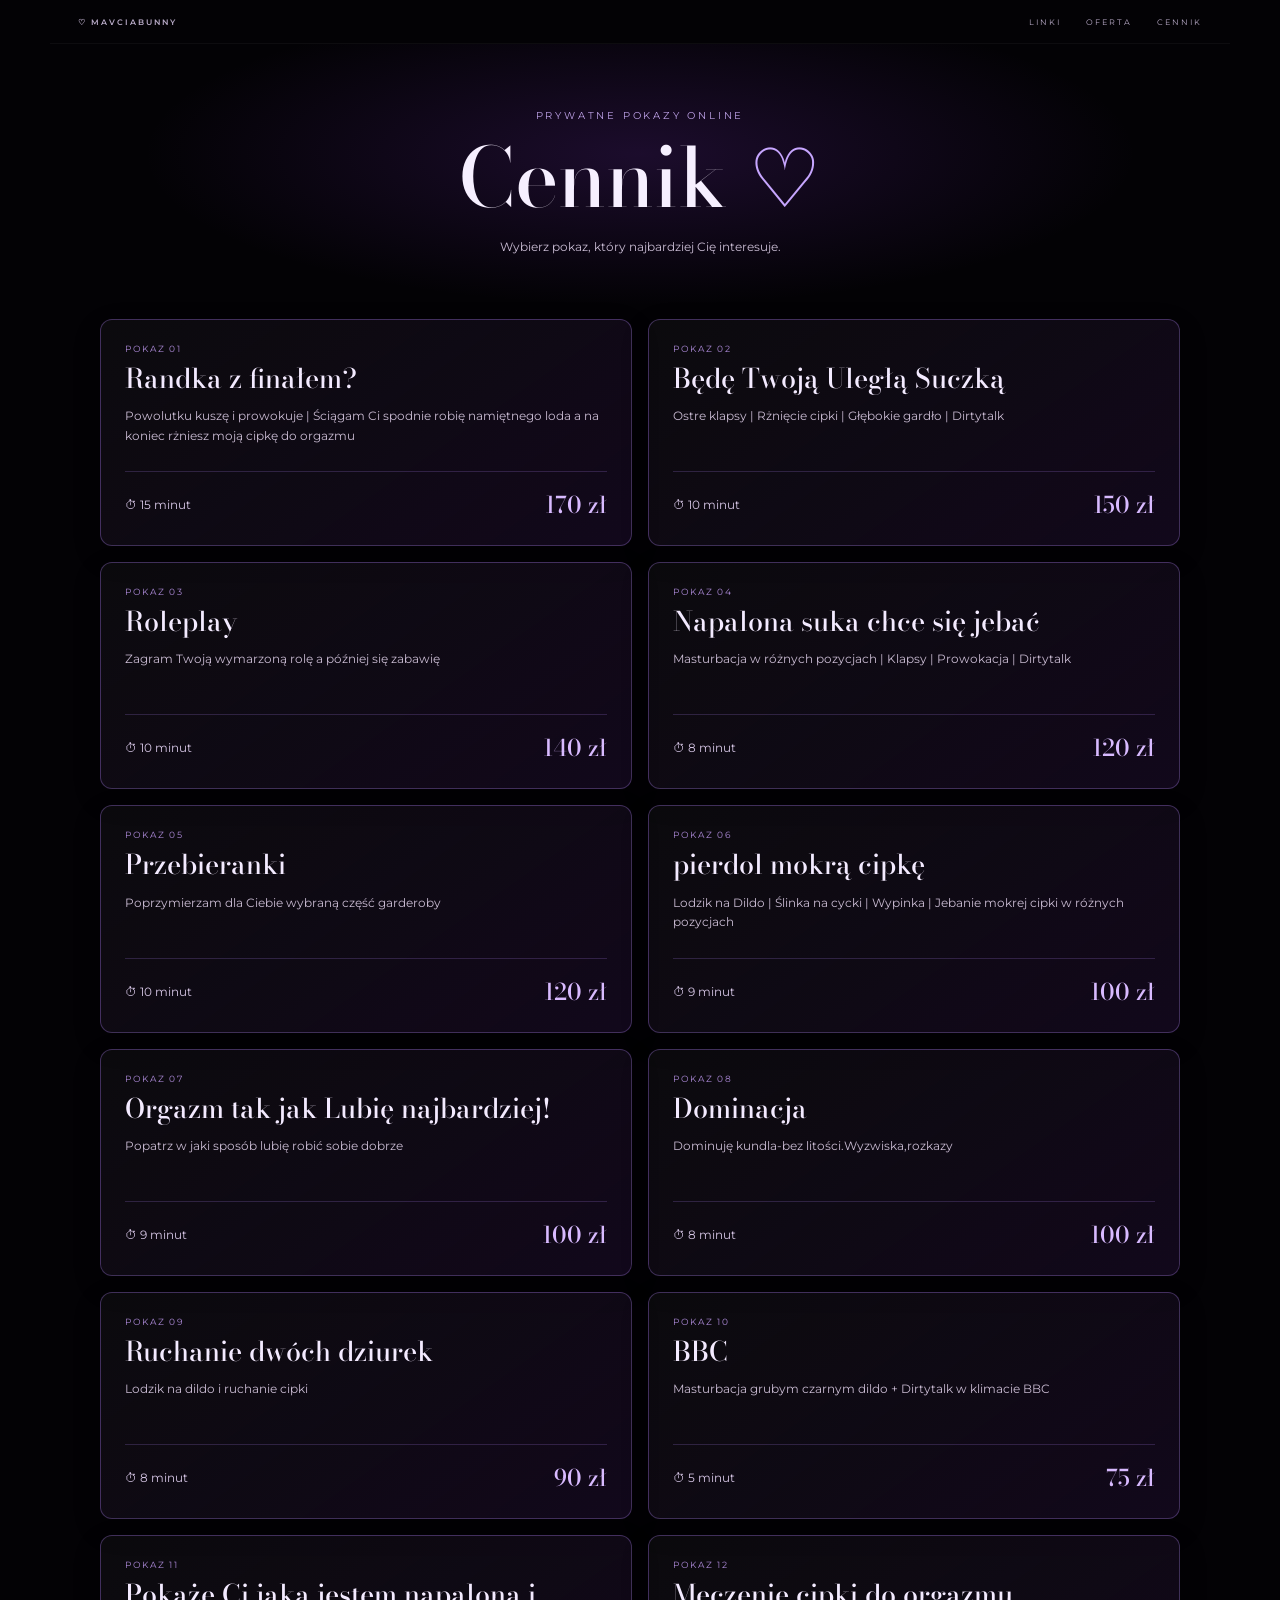
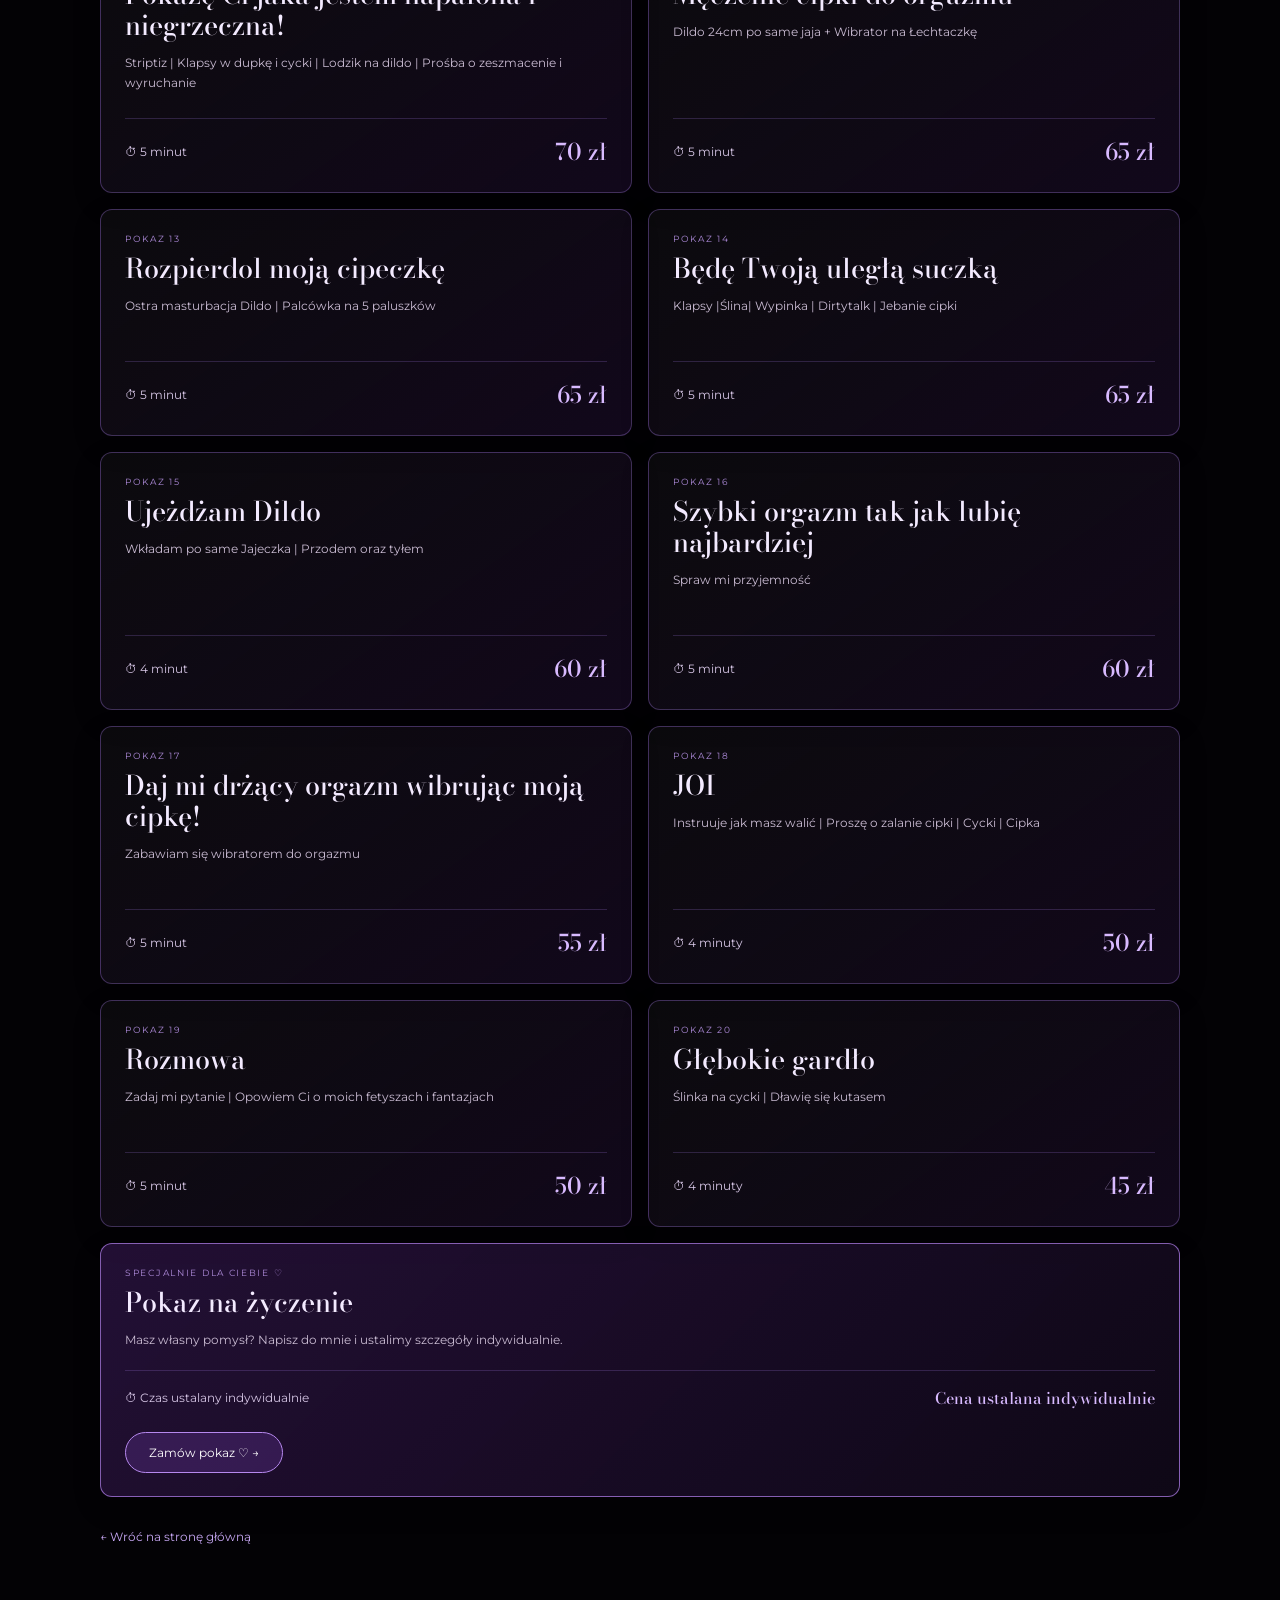
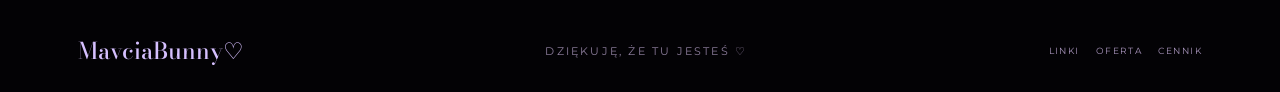
<file: cennik.html>
<!doctype html>
<html lang="pl">
<head>
  <meta charset="utf-8">
  <meta name="viewport" content="width=device-width, initial-scale=1">
  <meta name="theme-color" content="#050307">
  <meta name="description" content="MavciaBunny — cennik pokazów i zamówień indywidualnych.">
  <title>Cennik ♡ MavciaBunny</title>
  <link rel="preconnect" href="https://fonts.googleapis.com">
  <link rel="preconnect" href="https://fonts.gstatic.com" crossorigin>
  <link href="https://fonts.googleapis.com/css2?family=Bodoni+Moda:opsz,wght@6..96,400;6..96,500;6..96,600&family=Montserrat:wght@300;400;500;600&display=swap" rel="stylesheet">
  <link rel="stylesheet" href="style.css">
  <style>
    /* Style tylko dla podstrony cennika */
    .price-page { max-width: 1180px; margin: 0 auto; padding: 0 50px 65px; }
    .price-intro { position: relative; overflow: hidden; text-align: center; padding: 65px 20px 50px; }
    .price-intro::before { content: ""; position: absolute; inset: 0; background: radial-gradient(ellipse at 50% 40%,rgba(116,49,184,.22),transparent 65%); pointer-events: none; }
    .price-kicker { position: relative; color: #bca0e5; font-size: 10px; letter-spacing: .28em; }
    .price-intro h1 { position: relative; font: 500 clamp(48px,8vw,82px)/1 'Bodoni Moda',serif; margin: 15px 0 18px; color: #f6efff; }
    .price-intro h1 span { color: #c7a6ff; }
    .price-intro p { position: relative; color: #c9bcd3; font-size: 12px; line-height: 1.7; }
    .price-grid { display: grid; grid-template-columns: repeat(2,minmax(0,1fr)); gap: 16px; }
    .price-card { display: flex; flex-direction: column; min-width: 0; padding: 23px 24px; border: 1px solid rgba(181,137,255,.30); border-radius: 12px; background: linear-gradient(145deg,rgba(255,255,255,.035),rgba(22,10,33,.80)); box-shadow: 0 10px 30px rgba(0,0,0,.13); }
    .price-card-header { display: flex; justify-content: space-between; align-items: flex-start; gap: 12px; }
    .price-index { color: #ad8ad9; font-size: 9px; letter-spacing: .19em; }
    .price-card h2 { margin: 9px 0 12px; font: 500 27px/1.15 'Bodoni Moda',serif; color: #f3eaff; }
    .price-description { flex: 1; min-height: 45px; margin: 0 0 20px; font: 400 12px/1.65 Montserrat,Arial,sans-serif; color: #c9bbd2; overflow-wrap: anywhere; }
    .price-meta { display: flex; justify-content: space-between; align-items: center; flex-wrap: wrap; gap: 12px; padding-top: 15px; border-top: 1px solid rgba(181,137,255,.2); }
    .price-duration { color: #d5c5e4; font-size: 12px; }
    .price-amount { color: #d8baff; font: 500 23px 'Bodoni Moda',serif; }
    .price-custom { grid-column: 1 / -1; border-color: rgba(192,139,255,.65); background: linear-gradient(135deg,rgba(103,45,154,.32),rgba(15,8,23,.96)); }
    .price-custom .price-description { min-height: 0; }
    .price-custom .price-amount { font-size: 16px; }
    .price-contact { display: inline-flex; align-items: center; justify-content: center; align-self: flex-start; margin-top: 22px; padding: 12px 23px; border: 1px solid #b688ee; border-radius: 999px; color: #fff; background: rgba(115,61,177,.28); font-size: 12px; transition: background .2s; }
    .price-contact:hover { background: rgba(140,74,210,.5); }
    .price-back { display: inline-block; margin: 32px 0 0; font-size: 12px; color: #c8a8f5; }
    .price-back:hover { color: white; }
    @media(max-width:800px) { .price-page { padding: 0 16px 42px; } .price-intro { padding: 49px 8px 34px; } .price-grid { grid-template-columns: 1fr; gap: 12px; } .price-card { padding: 19px 18px; } .price-card h2 { font-size: 25px; } .price-description { min-height: 0; } }
  </style>
</head>
<body>
<header class="topbar">
  <a class="mini-brand" href="index.html#top">♡ MAVCIABUNNY</a>
  <nav>
    <a href="index.html#links">LINKI</a>
    <a href="index.html#live">OFERTA</a>
    <a href="cennik.html" aria-current="page">CENNIK</a>
  </nav>
</header>
<main class="price-page">
  <div class="price-intro">
    <div class="price-kicker">PRYWATNE POKAZY ONLINE</div>
    <h1>Cennik <span>♡</span></h1>
    <p>Wybierz pokaz, który najbardziej Cię interesuje.</p>
  </div>
  <div class="price-grid">
    <!-- POKAZ 01: edytuj nazwę, opis, czas i cenę poniżej -->
    <article class="price-card">
      <div class="price-card-header"><span class="price-index">POKAZ 01</span></div>
      <h2>Randka z finałem?</h2>
      <p class="price-description">Powolutku kuszę i prowokuje | Ściągam Ci spodnie robię namiętnego loda a na koniec rżniesz moją cipkę do orgazmu</p>
      <div class="price-meta">
        <span class="price-duration">⏱ 15 minut</span>
        <strong class="price-amount">170 zł</strong>
      </div>
    </article>
    <!-- POKAZ 02: edytuj nazwę, opis, czas i cenę poniżej -->
    <article class="price-card">
      <div class="price-card-header"><span class="price-index">POKAZ 02</span></div>
      <h2>Będę Twoją Uległą Suczką</h2>
      <p class="price-description">Ostre klapsy | Rżnięcie cipki | Głębokie gardło | Dirtytalk</p>
      <div class="price-meta">
        <span class="price-duration">⏱ 10 minut</span>
        <strong class="price-amount">150 zł</strong>
      </div>
    </article>
    <!-- POKAZ 03: edytuj nazwę, opis, czas i cenę poniżej -->
    <article class="price-card">
      <div class="price-card-header"><span class="price-index">POKAZ 03</span></div>
      <h2>Napalona suka chce się jebać</h2>
      <p class="price-description">Masturbacja w różnych pozycjach | Klapsy | Prowokacja | Dirtytalk</p>
      <div class="price-meta">
        <span class="price-duration">⏱ 8 minut</span>
        <strong class="price-amount">120 zł</strong>
      </div>
    </article>
    <!-- POKAZ 04: edytuj nazwę, opis, czas i cenę poniżej -->
    <article class="price-card">
      <div class="price-card-header"><span class="price-index">POKAZ 04</span></div>
      <h2>pierdol mokrą cipkę</h2>
      <p class="price-description"> Lodzik na Dildo | Ślinka na cycki | Wypinka | Jebanie mokrej cipki w różnych pozycjach</p>
      <div class="price-meta">
        <span class="price-duration">⏱ 9 minut</span>
        <strong class="price-amount">100 zł</strong>
      </div>
    </article>
    <!-- POKAZ 05: edytuj nazwę, opis, czas i cenę poniżej -->
    <article class="price-card">
      <div class="price-card-header"><span class="price-index">POKAZ 05</span></div>
      <h2>Orgazm tak jak Lubię najbardziej!</h2>
      <p class="price-description"> Popatrz w jaki sposób lubię robić sobie dobrze</p>
      <div class="price-meta">
        <span class="price-duration">⏱ 9 minut</span>
        <strong class="price-amount">100 zł</strong>
      </div>
    </article>
    <!-- POKAZ 06: edytuj nazwę, opis, czas i cenę poniżej -->
    <article class="price-card">
      <div class="price-card-header"><span class="price-index">POKAZ 06</span></div>
      <h2>Pokażę Ci jaka jestem napalona i niegrzeczna!</h2>
      <p class="price-description"> Striptiz | Klapsy w dupkę i cycki | Lodzik na dildo | Prośba o zeszmacenie i wyruchanie</p>
      <div class="price-meta">
        <span class="price-duration">⏱ 5 minut</span>
        <strong class="price-amount">70 zł</strong>
      </div>
    </article>
    <!-- POKAZ 07: edytuj nazwę, opis, czas i cenę poniżej -->
    <article class="price-card">
      <div class="price-card-header"><span class="price-index">POKAZ 07</span></div>
      <h2>Męczenie cipki do orgazmu</h2>
      <p class="price-description">Dildo 24cm po same jaja + Wibrator na Łechtaczkę</p>
      <div class="price-meta">
        <span class="price-duration">⏱ 5 minut</span>
        <strong class="price-amount">65 zł</strong>
      </div>
    </article>
    <!-- POKAZ 08: edytuj nazwę, opis, czas i cenę poniżej -->
    <article class="price-card">
      <div class="price-card-header"><span class="price-index">POKAZ 08</span></div>
      <h2>Rozpierdol moją cipeczkę</h2>
      <p class="price-description">Ostra masturbacja Dildo | Palcówka na 5 paluszków</p>
      <div class="price-meta">
        <span class="price-duration">⏱ 5 minut</span>
        <strong class="price-amount">65 zł</strong>
      </div>
    </article>
    <!-- POKAZ 09: edytuj nazwę, opis, czas i cenę poniżej -->
    <article class="price-card">
      <div class="price-card-header"><span class="price-index">POKAZ 09</span></div>
      <h2>BBC</h2>
      <p class="price-description">Masturbacja grubym czarnym dildo + Dirtytalk w klimacie BBC</p>
      <div class="price-meta">
        <span class="price-duration">⏱ 5 minut</span>
        <strong class="price-amount">75 zł</strong>
      </div>
    </article>
    <!-- POKAZ 10: edytuj nazwę, opis, czas i cenę poniżej -->
    <article class="price-card">
      <div class="price-card-header"><span class="price-index">POKAZ 10</span></div>
      <h2>Będę Twoją uległą suczką</h2>
      <p class="price-description">Klapsy |Ślina| Wypinka | Dirtytalk | Jebanie cipki</p>
      <div class="price-meta">
        <span class="price-duration">⏱ 5 minut</span>
        <strong class="price-amount">65 zł</strong>
      </div>
    </article>
    <!-- POKAZ 11: edytuj nazwę, opis, czas i cenę poniżej -->
    <article class="price-card">
      <div class="price-card-header"><span class="price-index">POKAZ 11</span></div>
      <h2>Ujeżdżam Dildo</h2>
      <p class="price-description">Wkładam po same Jajeczka | Przodem oraz tyłem</p>
      <div class="price-meta">
        <span class="price-duration">⏱ 4 minut</span>
        <strong class="price-amount">60 zł</strong>
      </div>
    </article>
    <!-- POKAZ 12: edytuj nazwę, opis, czas i cenę poniżej -->
    <article class="price-card">
      <div class="price-card-header"><span class="price-index">POKAZ 12</span></div>
      <h2>Szybki orgazm tak jak lubię najbardziej</h2>
      <p class="price-description">Spraw mi przyjemność</p>
      <div class="price-meta">
        <span class="price-duration">⏱ 5 minut</span>
        <strong class="price-amount">60 zł</strong>
      </div>
    </article>
    <!-- POKAZ 13: edytuj nazwę, opis, czas i cenę poniżej -->
    <article class="price-card">
      <div class="price-card-header"><span class="price-index">POKAZ 13</span></div>
      <h2>Daj mi drżący orgazm wibrując moją cipkę!</h2>
      <p class="price-description">Zabawiam się wibratorem do orgazmu</p>
      <div class="price-meta">
        <span class="price-duration">⏱ 5 minut</span>
        <strong class="price-amount">55 zł</strong>
      </div>
    </article>
    <!-- POKAZ 14: edytuj nazwę, opis, czas i cenę poniżej -->
    <article class="price-card">
      <div class="price-card-header"><span class="price-index">POKAZ 14</span></div>
      <h2> JOI</h2>
      <p class="price-description"> Instruuje jak masz walić | Proszę o zalanie cipki | Cycki | Cipka</p>
      <div class="price-meta">
        <span class="price-duration">⏱ 4 minuty</span>
        <strong class="price-amount">50 zł</strong>
      </div>
    </article>
    <!-- POKAZ 15: edytuj nazwę, opis, czas i cenę poniżej -->
    <article class="price-card">
      <div class="price-card-header"><span class="price-index">POKAZ 15</span></div>
      <h2>Rozmowa </h2>
      <p class="price-description">Zadaj mi pytanie | Opowiem Ci o moich fetyszach i fantazjach</p>
      <div class="price-meta">
        <span class="price-duration">⏱ 5 minut</span>
        <strong class="price-amount">50 zł</strong>
      </div>
    </article>
    <!-- POKAZ 16: edytuj nazwę, opis, czas i cenę poniżej -->
    <article class="price-card">
      <div class="price-card-header"><span class="price-index">POKAZ 16</span></div>
      <h2>Głębokie gardło</h2>
      <p class="price-description"> Ślinka na cycki | Dławię się kutasem</p>
      <div class="price-meta">
        <span class="price-duration">⏱ 4 minuty</span>
        <strong class="price-amount">45 zł</strong>
      </div>
    </article>
    <!-- POKAZ 17: edytuj nazwę, opis, czas i cenę poniżej -->
    <article class="price-card">
      <div class="price-card-header"><span class="price-index">POKAZ 17</span></div>
      <h2>Ruchanie dwóch dziurek</h2>
      <p class="price-description">Lodzik na dildo i ruchanie cipki</p>
      <div class="price-meta">
        <span class="price-duration">⏱ 8 minut</span>
        <strong class="price-amount">90 zł</strong>
      </div>
    </article>
    <!-- POKAZ 18: edytuj nazwę, opis, czas i cenę poniżej -->
    <article class="price-card">
      <div class="price-card-header"><span class="price-index">POKAZ 18</span></div>
      <h2>Roleplay</h2>
      <p class="price-description">Zagram Twoją wymarzoną rolę a później się zabawię</p>
      <div class="price-meta">
        <span class="price-duration">⏱ 10 minut</span>
        <strong class="price-amount">140 zł</strong>
      </div>
    </article>
    <!-- POKAZ 19: edytuj nazwę, opis, czas i cenę poniżej -->
    <article class="price-card">
      <div class="price-card-header"><span class="price-index">POKAZ 19</span></div>
      <h2>Przebieranki</h2>
      <p class="price-description">Poprzymierzam dla Ciebie wybraną część garderoby</p>
      <div class="price-meta">
        <span class="price-duration">⏱ 10 minut</span>
        <strong class="price-amount">120 zł</strong>
      </div>
    </article>
    <!-- POKAZ 20: edytuj nazwę, opis, czas i cenę poniżej -->
    <article class="price-card">
      <div class="price-card-header"><span class="price-index">POKAZ 20</span></div>
      <h2>Dominacja</h2>
      <p class="price-description">Dominuję kundla-bez litości.Wyzwiska,rozkazy</p>
      <div class="price-meta">
        <span class="price-duration">⏱ 8 minut</span>
        <strong class="price-amount">100 zł</strong>
      </div>
    </article>
    <!-- POKAZ NA ŻYCZENIE -->
    <article class="price-card price-custom">
      <span class="price-index">SPECJALNIE DLA CIEBIE ♡</span>
      <h2>Pokaz na życzenie</h2>
      <p class="price-description">Masz własny pomysł? Napisz do mnie i ustalimy szczegóły indywidualnie.</p>
      <div class="price-meta">
        <span class="price-duration">⏱ Czas ustalany indywidualnie</span>
        <strong class="price-amount">Cena ustalana indywidualnie</strong>
      </div>
      <a class="price-contact" href="https://t.me/mavciabunny" target="_blank" rel="noopener noreferrer">Zamów pokaz ♡ →</a>
    </article>
  </div>
  <a class="price-back" href="index.html">← Wróć na stronę główną</a>
</main>
<footer>
  <div class="footer-brand">MavciaBunny♡</div>
  <p>DZIĘKUJĘ, ŻE TU JESTEŚ ♡</p>
  <div class="footer-links">
    <a href="index.html#links">LINKI</a>
    <a href="index.html#live">OFERTA</a>
    <a href="cennik.html">CENNIK</a>
  </div>
</footer>

<script>
document.addEventListener("DOMContentLoaded", function () {

  const grid = document.querySelector(".price-grid");

  const cards = Array.from(
    grid.querySelectorAll(".price-card:not(.price-custom)")
  );

  cards.sort((a, b) => {

    const getPrice = (card) => {
      const text = card.querySelector(".price-amount").textContent;
      return parseFloat(text.replace(/\s/g, "").replace(",", "."));
    };

    return getPrice(b) - getPrice(a);

  });

  cards.forEach(card => grid.appendChild(card));

  // Pokaz na życzenie zawsze na końcu
  const custom = grid.querySelector(".price-custom");
  if (custom) {
    grid.appendChild(custom);
  }

  // Numeracja zgodna z nową kolejnością
  cards.forEach((card, index) => {
    const number = card.querySelector(".price-index");

    if (number) {
      number.textContent =
        "POKAZ " + String(index + 1).padStart(2, "0");
    }
  });

});
</script>

</body>
</html>
</file>
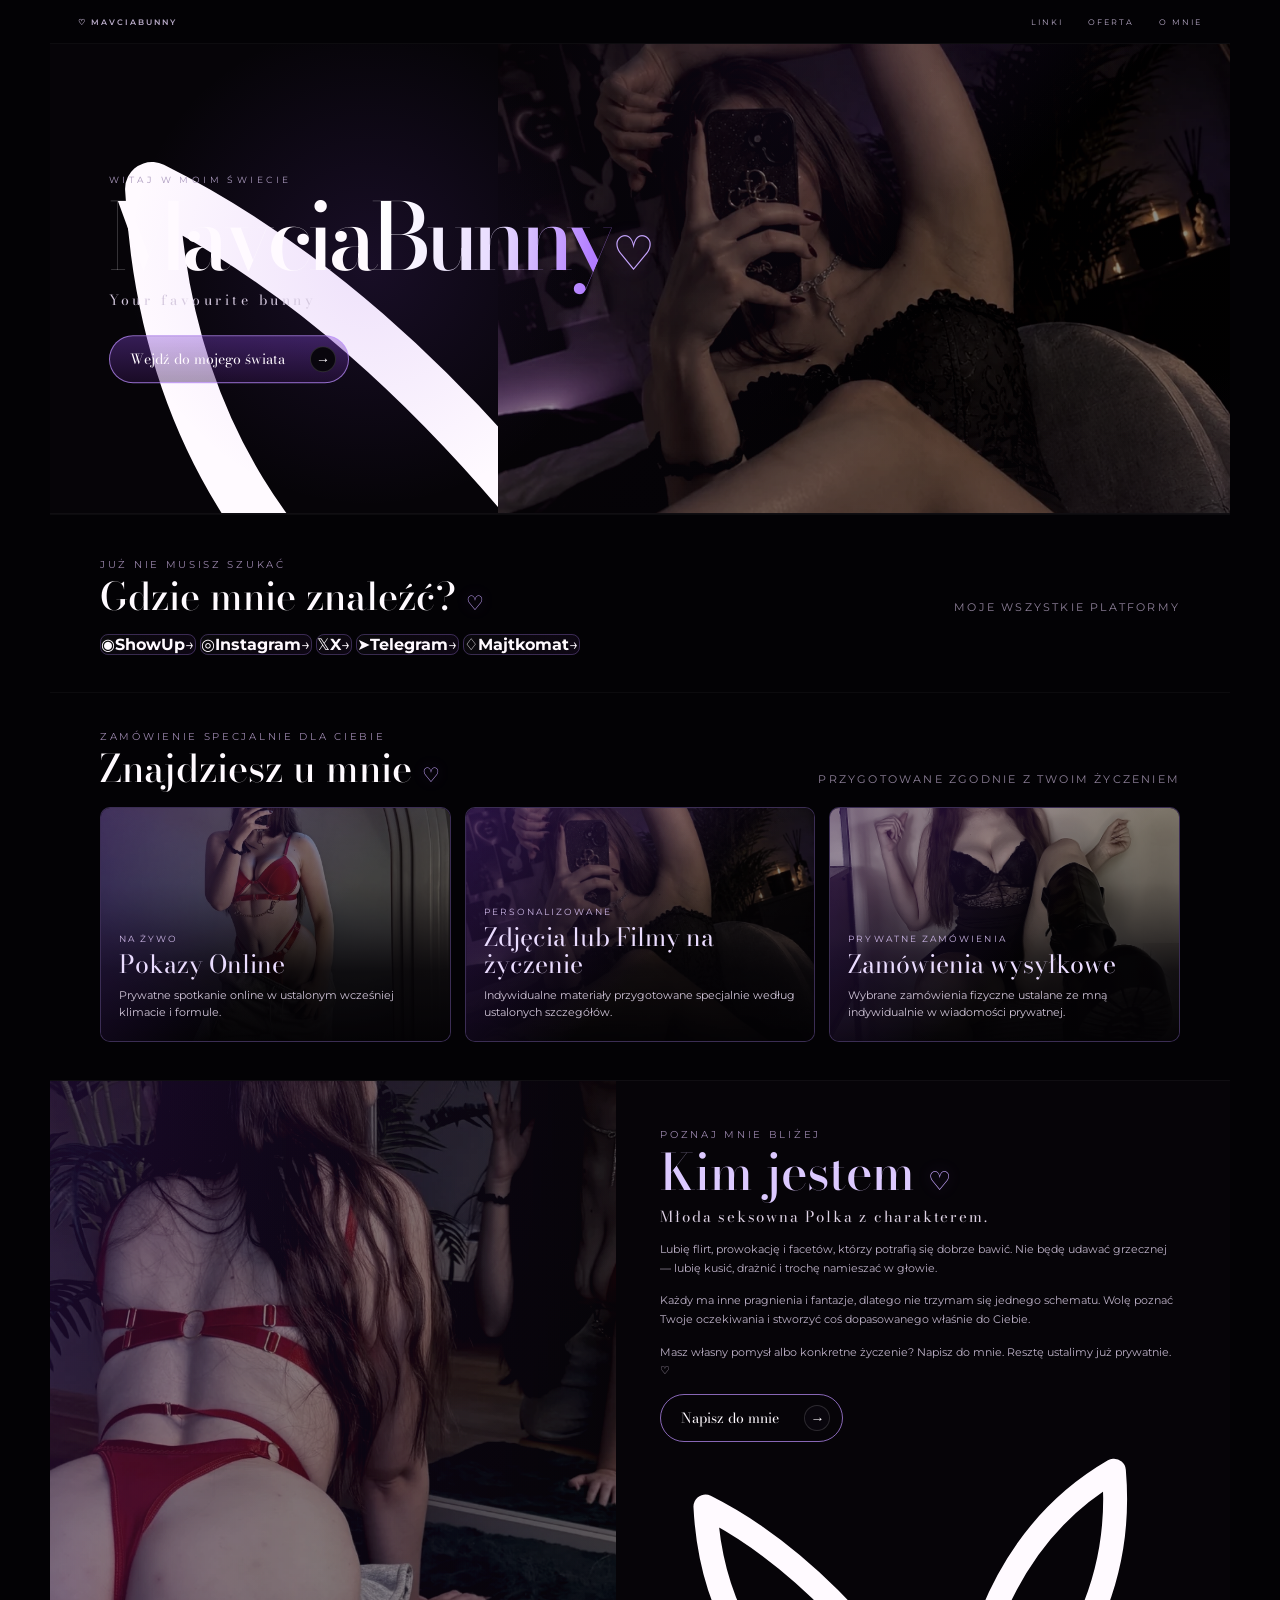
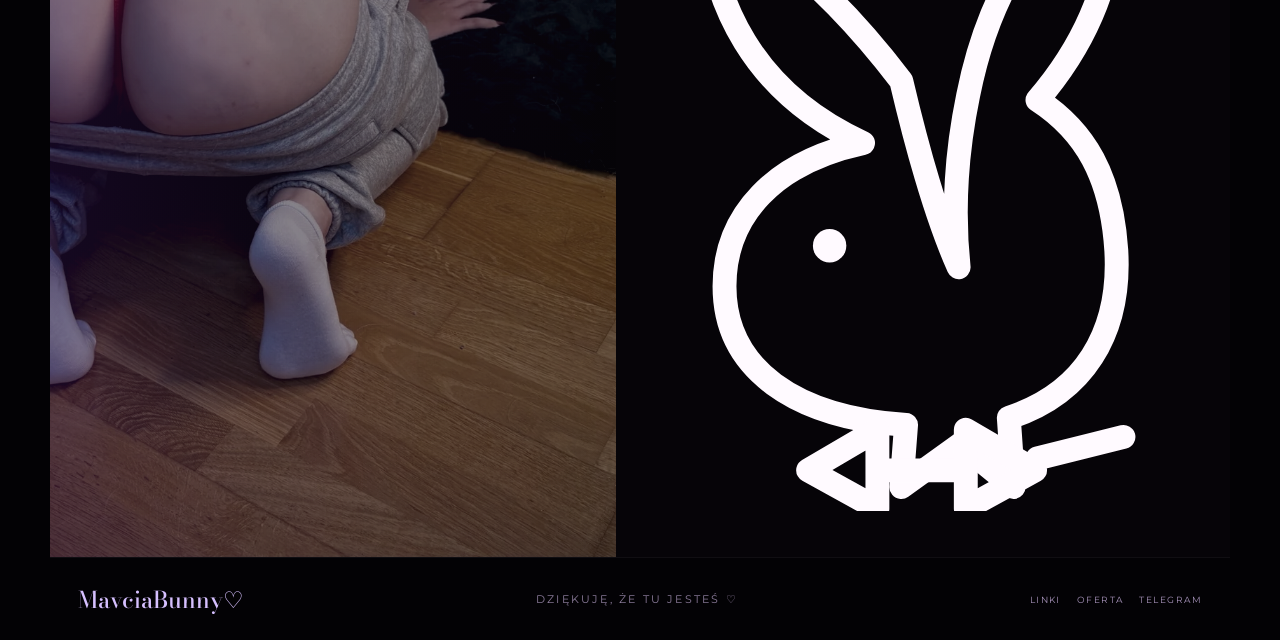
<file: index (1).html>
<!doctype html>
<html lang="pl">
<head>
<meta charset="utf-8"><meta name="viewport" content="width=device-width,initial-scale=1">
<meta name="theme-color" content="#050307"><meta name="description" content="MavciaBunny — prywatny świat, transmisje, treści i kontakt.">
<title>MavciaBunny ♡</title>
<link rel="preconnect" href="https://fonts.googleapis.com"><link rel="preconnect" href="https://fonts.gstatic.com" crossorigin>
<link href="https://fonts.googleapis.com/css2?family=Bodoni+Moda:opsz,wght@6..96,400;6..96,500;6..96,600&family=Montserrat:wght@300;400;500;600&display=swap" rel="stylesheet">
<link rel="stylesheet" href="style.css">
</head><body>
<header class="topbar"><a class="mini-brand" href="#top">♡ MAVCIABUNNY</a><nav><a href="#links">LINKI</a><a href="#live">OFERTA</a><a href="#about">O MNIE</a></nav></header>
<main id="top">
<section class="hero reveal">
  <div class="hero-photo"><img src="images/hero.webp" alt="MavciaBunny"></div>
  <div class="hero-copy"><p class="eyebrow">WITAJ W MOIM ŚWIECIE</p><h1>Mavcia<span>Bunny</span><i>♡</i></h1><p class="hero-sub">Your favourite bunny</p><a class="cta" href="#links">Wejdź do mojego świata <b>→</b></a></div>
  <span class="playboy-mark" aria-hidden="true"><svg viewBox="0 0 220 280" role="img"><g fill="none" stroke="currentColor" stroke-width="10" stroke-linecap="round" stroke-linejoin="round"><path d="M101 100C72 62 45 40 19 27c2 40 20 78 66 99-37 8-58 30-58 60 0 35 30 55 76 58l-2 26 25-18 22 18-2-29c31-10 47-35 45-70-2-31-13-50-33-63 25-29 35-61 32-96-31 18-52 49-61 94-6 29-6 53-4 72-8-18-16-44-24-78Z"/><circle cx="71" cy="169" r="7" fill="currentColor" stroke="none"/><path d="M91 246l-29 17 29 16v-33Zm37 0 29 17-29 16v-33Zm-37 17h37M158 258l36-9"/></g></svg></span>
</section>

<section class="section links reveal" id="links">
 <div class="section-head"><div><small>JUŻ NIE MUSISZ SZUKAĆ</small><h2>Gdzie mnie znaleźć? <i>♡</i></h2></div><p>MOJE WSZYSTKIE PLATFORMY</p></div>
 <div class="link-grid">
  <a class="link-card" href="https://showup.tv/MavciaBunny" target="_blank" rel="noopener noreferrer" aria-label="ShowUp — Zabawimy się na żywo? Wpadnij na live i sprawdź, co mam dla Ciebie."><span>◉</span><strong>ShowUp</strong><em>→</em></a>
  <a class="link-card" href="https://www.instagram.com/mavciabunny?stkn=MThxeHJoc2RzazZ0eg%3D%3D&utm_source=qr" target="_blank" rel="noopener noreferrer"><span>◎</span><strong>Instagram</strong><em>→</em></a>
  <a class="link-card" href="https://x.com/mavciabunny?s=11" target="_blank" rel="noopener noreferrer"><span>𝕏</span><strong>X</strong><em>→</em></a>
  <a class="link-card" href="https://t.me/mavcia_bunny" target="_blank" rel="noopener noreferrer" aria-label="Telegram — Bez dodatkowych prowizji dla platform — piszesz bezpośrednio do mnie."><span>➤</span><strong>Telegram</strong><em>→</em></a>
  <a class="link-card" href="https://www.majtkomat.pl/sprzedajace/mavciabunny-85097/filmy" target="_blank" rel="noopener noreferrer" aria-label="Majtkomat — Noszona bielizna, zdjęcia, filmy i inne materiały — wszystko w jednym miejscu."><span>♢</span><strong>Majtkomat</strong><em>→</em></a>
 </div>
</section>

<section class="section live reveal" id="live">
 <div class="section-head"><div><small>ZAMÓWIENIE SPECJALNIE DLA CIEBIE</small><h2>Znajdziesz u mnie <i>♡</i></h2></div><p>PRZYGOTOWANE ZGODNIE Z TWOIM ŻYCZENIEM</p></div>
 <div class="schedule offer-grid">
  <article style="--bg:url('images/red.webp')"><small>NA ŻYWO</small><strong>Pokazy Online</strong><p>Prywatne spotkanie online w ustalonym wcześniej klimacie i formule.</p></article>
  <article style="--bg:url('images/hero.webp')"><small>PERSONALIZOWANE</small><strong>Zdjęcia lub Filmy na życzenie</strong><p>Indywidualne materiały przygotowane specjalnie według ustalonych szczegółów.</p></article>
  <article style="--bg:url('images/blackboots.webp')"><small>PRYWATNE ZAMÓWIENIA</small><strong>Zamówienia wysyłkowe</strong><p>Wybrane zamówienia fizyczne ustalane ze mną indywidualnie w wiadomości prywatnej.</p></article>
 </div>
</section>

<section class="about reveal" id="about">
 <div class="about-photo"><img src="images/redback.webp" alt="MavciaBunny"></div>
 <div class="about-copy"><small>POZNAJ MNIE BLIŻEJ</small><h2>Kim jestem <i>♡</i></h2><p class="tagline">Młoda seksowna Polka z charakterem.</p><p>Lubię flirt, prowokację i facetów, którzy potrafią się dobrze bawić. Nie będę udawać grzecznej — lubię kusić, drażnić i trochę namieszać w głowie.</p><p>Każdy ma inne pragnienia i fantazje, dlatego nie trzymam się jednego schematu. Wolę poznać Twoje oczekiwania i stworzyć coś dopasowanego właśnie do Ciebie.</p><p>Masz własny pomysł albo konkretne życzenie? Napisz do mnie. Resztę ustalimy już prywatnie. ♡</p><a class="cta ghost" href="https://t.me/mavcia_bunny" target="_blank" rel="noopener noreferrer">Napisz do mnie <b>→</b></a><span class="playboy-mark" aria-hidden="true"><svg viewBox="0 0 220 280" role="img"><g fill="none" stroke="currentColor" stroke-width="10" stroke-linecap="round" stroke-linejoin="round"><path d="M101 100C72 62 45 40 19 27c2 40 20 78 66 99-37 8-58 30-58 60 0 35 30 55 76 58l-2 26 25-18 22 18-2-29c31-10 47-35 45-70-2-31-13-50-33-63 25-29 35-61 32-96-31 18-52 49-61 94-6 29-6 53-4 72-8-18-16-44-24-78Z"/><circle cx="71" cy="169" r="7" fill="currentColor" stroke="none"/><path d="M91 246l-29 17 29 16v-33Zm37 0 29 17-29 16v-33Zm-37 17h37M158 258l36-9"/></g></svg></span></div>
</section>
</main>
<footer><div class="footer-brand">MavciaBunny♡</div><p>DZIĘKUJĘ, ŻE TU JESTEŚ ♡</p><div class="footer-links"><a href="#links">LINKI</a><a href="#live">OFERTA</a><a href="https://t.me/mavcia_bunny" target="_blank" rel="noopener noreferrer">TELEGRAM</a></div></footer>
<script src="script.js"></script></body></html>
</file>
<file: style.css>
/* =========================================================
   MAVCIABUNNY
   BLACK / VIOLET / DARK FEMININE
========================================================= */

:root {
  --bg: #030205;
  --panel: #08060b;
  --violet: #8f54e8;
  --violet2: #c7a6ff;
  --ink: #fffaff;
  --muted: #a79daf;
  --line: rgba(181, 137, 255, .28);
}


/* =========================================================
   RESET
========================================================= */

* {
  box-sizing: border-box;
}

html {
  scroll-behavior: smooth;
}

body {
  margin: 0;
  background: var(--bg);
  color: var(--ink);
  font-family: Montserrat, Arial, sans-serif;
  overflow-x: hidden;
}

a {
  color: inherit;
  text-decoration: none;
}

img {
  display: block;
  width: 100%;
  height: 100%;
  object-fit: cover;
}


/* =========================================================
   TOPBAR
========================================================= */

.topbar {
  height: 44px;
  max-width: 1180px;
  margin: auto;
  padding: 0 28px;

  display: flex;
  align-items: center;
  justify-content: space-between;

  border-bottom: 1px solid rgba(255,255,255,.04);

  font-size: 8px;
  letter-spacing: .25em;
  color: #b9abc8;
}

.mini-brand {
  font-weight: 600;
}

.topbar nav {
  display: flex;
  gap: 25px;
}

.topbar a:hover {
  color: #fff;
}


/* =========================================================
   HERO
========================================================= */

.hero {
  position: relative;
  max-width: 1180px;
  height: 470px;
  margin: auto;
  overflow: hidden;

  background: #060408;

  border-bottom: 1px solid rgba(255,255,255,.04);
}

.hero-photo {
  position: absolute;
  inset: 0 0 0 38%;
}

.hero-photo img {
  object-position: center 44%;

  filter:
    grayscale(.18)
    saturate(.72)
    contrast(1.1)
    brightness(.54);
}

.hero-photo::after {
  content: "";
  position: absolute;
  inset: 0;

  background:
    linear-gradient(
      90deg,
      #050306 0%,
      rgba(5,3,7,.9) 20%,
      rgba(5,3,7,.15) 66%
    ),
    linear-gradient(
      0deg,
      #050306 0%,
      transparent 30%
    ),
    linear-gradient(
      135deg,
      rgba(102,45,171,.34),
      transparent 55%
    );

  mix-blend-mode: screen;
}

.hero::after {
  content: "";
  position: absolute;
  inset: 0;

  background:
    radial-gradient(
      circle at 27% 47%,
      rgba(137,75,224,.14),
      transparent 27%
    );

  pointer-events: none;
}


/* =========================================================
   HERO TEXT
========================================================= */

.hero-copy {
  position: absolute;
  z-index: 3;

  left: 5%;
  top: 50%;

  transform: translateY(-50%);

  width: 61%;
}

.eyebrow {
  margin: 0;

  font-size: 9px;
  letter-spacing: .38em;

  color: #aa99bd;
}

.hero h1,
.section h2,
.about h2,
.footer-brand {
  font-family: 'Bodoni Moda', serif;
  font-weight: 500;
}

.hero h1 {
  margin: 14px 0 12px;

  font-size: clamp(62px, 7.2vw, 103px);
  line-height: .82;

  letter-spacing: -.07em;
}

.hero h1 span {
  background:
    linear-gradient(
      100deg,
      #fff 8%,
      #e8dcff 52%,
      #b27cff 90%
    );

  -webkit-background-clip: text;
  background-clip: text;

  color: transparent;
}

.hero h1 i,
.section h2 i,
.about h2 i {
  font-style: normal;

  color: var(--violet2);

  font-size: .52em;

  text-shadow:
    0 0 15px rgba(176,112,255,.45);
}

.hero-sub {
  margin: 15px 0 24px;

  font-family: 'Bodoni Moda', serif;

  letter-spacing: .25em;
  font-size: 14px;

  color: #d5c9df;
}


/* =========================================================
   BUTTONS
========================================================= */

.cta {
  display: inline-flex;
  align-items: center;

  gap: 25px;

  padding: 10px 12px 10px 20px;

  border: 1px solid rgba(190,144,255,.7);
  border-radius: 999px;

  background:
    linear-gradient(
      180deg,
      rgba(133,71,215,.38),
      rgba(54,21,81,.42)
    );

  font-family: 'Bodoni Moda', serif;
  font-size: 14px;
}

.cta b {
  width: 26px;
  height: 26px;

  display: grid;
  place-items: center;

  border-radius: 50%;

  background: #09060d;

  border: 1px solid rgba(255,255,255,.14);
}

.ghost {
  background: transparent;
}


/* =========================================================
   FIOLETOWY KRÓLIK
========================================================= */

.bunny-logo {
  position: absolute;
  z-index: 4;

  height: auto;

  object-fit: contain;

  filter:
    drop-shadow(0 0 5px rgba(190,115,255,.72))
    drop-shadow(0 0 16px rgba(143,84,232,.38));

  pointer-events: none;
}

.bunny-logo-hero {
  width: 82px;

  left: 45%;
  bottom: 5%;

  transform: rotate(-7deg);
}

.bunny-logo-about {
  width: 68px;

  right: 7%;
  top: 8%;

  transform: rotate(6deg);

  opacity: .84;
}


/* =========================================================
   SECTIONS
========================================================= */

.section {
  max-width: 1180px;

  margin: auto;

  padding: 38px 50px;

  border-top:
    1px solid rgba(255,255,255,.035);
}

.section-head {
  display: flex;
  align-items: flex-end;
  justify-content: space-between;

  gap: 30px;

  margin-bottom: 20px;
}

.section-head small,
.about-copy > small {
  font-size: 10px;
  line-height: 1.4;

  letter-spacing: .27em;

  color: #9a86ac;
}

.section h2,
.about h2 {
  margin: 5px 0 0;

  font-size: 38px;
  line-height: 1;
}

.section-head > p {
  margin: 0;

  font-size: 11px;
  line-height: 1.4;

  letter-spacing: .2em;

  color: #8e8099;

  text-align: right;
}


/* =========================================================
   SOCIAL GRID
========================================================= */

.social-grid {
  display: grid;

  grid-template-columns:
    repeat(6, minmax(0,1fr));

  gap: 11px;
}

.link-card {
  min-width: 0;

  border: 1px solid var(--line);
  border-radius: 8px;

  background:
    linear-gradient(
      145deg,
      rgba(255,255,255,.025),
      rgba(18,8,26,.72)
    );

  transition:
    transform .22s ease,
    border-color .22s ease,
    box-shadow .22s ease;
}

.link-card:hover {
  transform: translateY(-3px);

  border-color:
    rgba(205,169,255,.7);

  box-shadow:
    0 8px 24px rgba(0,0,0,.35),
    0 0 20px rgba(145,76,255,.1);
}


/* =========================================================
   SHOWUP / MAJTKOMAT / TELEGRAM
========================================================= */

.social-main {
  grid-column: span 2;

  min-height: 120px;

  display: grid;

  grid-template-columns:
    30px minmax(0,1fr) 18px;

  align-items: start;

  column-gap: 12px;

  padding: 16px 14px;
}

.social-icon {
  margin-top: 3px;

  font-size: 20px;
  line-height: 1;
}

.social-content {
  min-width: 0;
}

.social-main .social-content strong {
  display: block;

  margin: 0 0 7px;

  font-family: 'Bodoni Moda', serif;

  font-size: 17px;
  line-height: 1.1;

  font-weight: 500;

  color: #f6efff;
}

.social-main .social-content p {
  display: block;

  width: 100%;
  max-width: 100%;

  margin: 0;
  padding: 0;

  font-family: Montserrat, Arial, sans-serif;

  font-size: 11.5px;
  line-height: 1.55;

  font-weight: 400;

  letter-spacing: 0;

  color: #d2c7da;

  white-space: normal;
  overflow-wrap: normal;
  word-break: normal;
}

.social-main em {
  margin-top: 2px;

  font-style: normal;

  font-size: 12px;

  color: #cdb3f4;
}


/* =========================================================
   INSTAGRAM / X / WISHLIST
========================================================= */

.social-small {
  grid-column: span 2;

  height: 66px;

  display: flex;
  align-items: center;

  gap: 10px;

  padding: 13px 15px;
}

.social-small > span {
  flex-shrink: 0;

  font-size: 19px;
}

.social-small strong {
  min-width: 0;

  font-family: 'Bodoni Moda', serif;

  font-size: 15px;
  font-weight: 400;

  white-space: nowrap;
}

.social-small em {
  margin-left: auto;

  flex-shrink: 0;

  font-style: normal;

  color: #cbb2ea;
}


/* =========================================================
   OFFER
========================================================= */

.live {
  padding-top: 32px;
  padding-bottom: 38px;
}

.schedule {
  display: grid;

  grid-template-columns:
    repeat(3, minmax(0,1fr));

  gap: 14px;
}

.schedule article {
  position: relative;

  height: 235px;

  overflow: hidden;

  display: flex;
  flex-direction: column;
  justify-content: flex-end;

  padding: 20px 18px;

  border: 1px solid var(--line);
  border-radius: 10px;

  background: #0d0912;
}

.schedule article::before {
  content: "";

  position: absolute;
  inset: 0;

  background:
    linear-gradient(
      0deg,
      rgba(5,2,8,.98) 0%,
      rgba(7,3,11,.88) 30%,
      rgba(8,4,12,.28) 68%,
      rgba(8,4,12,.08) 100%
    ),
    var(--bg) center / cover;

  filter:
    grayscale(.18)
    saturate(.72)
    brightness(.68);
}

.schedule article::after {
  content: "";

  position: absolute;
  inset: 0;

  background:
    linear-gradient(
      135deg,
      rgba(125,55,215,.30),
      transparent 58%
    );

  mix-blend-mode: screen;
}

.schedule article > * {
  position: relative;
  z-index: 1;
}

.offer-grid small {
  margin-bottom: 7px;

  font-size: 9px;

  letter-spacing: .23em;

  color: #cbb5e5;
}

.offer-grid strong {
  max-width: 100%;

  font-family: 'Bodoni Moda', serif;

  font-size: 25px;
  font-weight: 400;

  line-height: 1.05;

  color: #eadcff;
}

.offer-grid p {
  max-width: 100%;

  margin: 10px 0 0;

  font-size: 11px;
  line-height: 1.55;

  color: #d0c5d8;
}


/* =========================================================
   ABOUT
========================================================= */

.about {
  max-width: 1180px;

  min-height: 320px;

  margin: auto;

  display: grid;

  grid-template-columns:
    48% 52%;

  background: #060408;

  border-top:
    1px solid rgba(255,255,255,.04);

  border-bottom:
    1px solid rgba(255,255,255,.04);
}


/* NOWE ZDJĘCIE — bunnybed.webp */

.about-photo {
  position: relative;

  min-height: 320px;

  overflow: hidden;

  background: #060408;
}

.about-photo img {
  width: 100%;
  height: 100%;

  object-fit: cover;

  object-position: center 48%;

  filter:
    grayscale(.20)
    saturate(.72)
    contrast(1.10)
    brightness(.52);
}

.about-photo::after {
  content: "";

  position: absolute;
  inset: 0;

  pointer-events: none;

  background:
    linear-gradient(
      90deg,
      rgba(79,28,128,.24) 0%,
      rgba(82,31,137,.10) 40%,
      rgba(6,4,8,.88) 100%
    ),
    linear-gradient(
      0deg,
      #060408 0%,
      rgba(6,4,8,.18) 38%,
      rgba(115,55,180,.08) 100%
    );

  mix-blend-mode: screen;
}

.about-copy {
  position: relative;

  padding: 42px 44px;
}

.about-copy h2 {
  margin: 5px 0 8px;

  font-size: 50px;

  color: #dcc9ff;
}

.about-copy .tagline {
  margin: 0 0 12px;

  font-family: 'Bodoni Moda', serif;

  letter-spacing: .12em;

  font-size: 15px;

  color: #ded2e5;
}

.about-copy p:not(.tagline) {
  max-width: 520px;

  margin: 0 0 14px;

  color: #bdb1c7;

  line-height: 1.7;

  font-size: 11px;
}


/* =========================================================
   FOOTER
========================================================= */

footer {
  max-width: 1180px;

  min-height: 82px;

  margin: auto;

  padding: 18px 28px;

  display: flex;
  align-items: center;
  justify-content: space-between;
}

.footer-brand {
  font-size: 23px;

  color: #d6c0ff;
}

footer p {
  margin: 0;

  font-size: 11px;
  line-height: 1.5;

  letter-spacing: .2em;

  color: #8d7d9c;
}

.footer-links {
  display: flex;

  gap: 16px;

  font-size: 9px;

  letter-spacing: .16em;

  color: #a995bd;
}


/* =========================================================
   REVEAL
========================================================= */

.reveal {
  opacity: 0;

  transform: translateY(10px);

  transition:
    opacity .6s ease,
    transform .6s ease;
}

.reveal.in {
  opacity: 1;

  transform: none;
}


/* =========================================================
   MOBILE
========================================================= */

@media (max-width: 800px) {


  /* TOPBAR */

  .topbar {
    height: 40px;

    padding: 0 16px;
  }

  .topbar nav {
    gap: 12px;

    font-size: 7px;
  }


  /* HERO */

  .hero {
    height: 520px;
  }

  .hero-photo {
    inset: 0;
  }

  .hero-photo img {
    object-position: 62% center;

    filter:
      grayscale(.15)
      saturate(.68)
      brightness(.43);
  }

  .hero-photo::after {
    background:
      linear-gradient(
        0deg,
        #030205 0%,
        rgba(6,3,8,.76) 45%,
        rgba(6,3,8,.08) 82%
      ),
      linear-gradient(
        90deg,
        rgba(5,2,7,.82),
        transparent 78%
      ),
      linear-gradient(
        135deg,
        rgba(102,45,171,.25),
        transparent 60%
      );
  }

  .hero-copy {
    left: 20px;
    right: 18px;

    top: auto;
    bottom: 28px;

    transform: none;

    width: auto;
  }

  .eyebrow {
    font-size: 9px;
  }

  .hero h1 {
    font-size: 56px;
  }

  .hero-sub {
    margin: 10px 0 17px;

    font-size: 12px;
  }


  /* KRÓLIK HERO */

  .bunny-logo-hero {
    width: 68px;

    left: auto;
    right: 6%;
    bottom: 29%;
  }


  /* SECTIONS */

  .section {
    padding: 30px 16px;
  }

  .section-head {
    display: block;

    margin-bottom: 17px;
  }

  .section-head small,
  .about-copy > small {
    font-size: 9px;

    letter-spacing: .2em;
  }

  .section-head > p {
    display: block;

    margin-top: 8px;

    text-align: left;

    font-size: 10px;

    letter-spacing: .15em;
  }

  .section h2 {
    font-size: 34px;
  }


  /* =====================================================
     SOCIAL MOBILE
  ===================================================== */

  .social-grid {
    grid-template-columns:
      repeat(3, minmax(0,1fr));

    gap: 8px;
  }


  /* SHOWUP / MAJTKOMAT / TELEGRAM */

  .social-main {
    grid-column: 1 / -1;

    width: 100%;

    min-height: 94px;

    grid-template-columns:
      28px minmax(0,1fr) 18px;

    column-gap: 10px;

    padding: 14px 13px;
  }

  .social-icon {
    margin-top: 3px;

    font-size: 18px;
  }

  .social-main .social-content strong {
    margin: 0 0 5px;

    font-size: 16px;
    line-height: 1.1;
  }

  .social-main .social-content p {
    width: 100%;

    margin: 0 !important;
    padding: 0 !important;

    font-size: 10px !important;
    line-height: 1.45 !important;

    font-weight: 300;

    letter-spacing: 0 !important;

    white-space: normal !important;

    max-width: 100% !important;
  }

  .social-main em {
    margin-top: 2px;

    font-size: 11px;
  }


  /* INSTAGRAM / X / WISHLIST — JEDEN RZĄD */

  .social-small {
    grid-column: auto;

    width: 100%;
    height: 62px;

    min-width: 0;

    justify-content: center;

    padding: 9px 5px;

    gap: 5px;
  }

  .social-small > span {
    font-size: 17px;
  }

  .social-small strong {
    font-size: 11px;
  }

  .social-small em {
    display: none;
  }


  /* =====================================================
     OFFER MOBILE
  ===================================================== */

  .schedule {
    grid-template-columns: 1fr;

    gap: 12px;
  }

  .schedule article {
    height: 185px;

    padding: 18px;
  }

  .offer-grid strong {
    max-width: 95%;

    font-size: 23px;
  }

  .offer-grid p {
    max-width: 95%;

    font-size: 10.5px;
    line-height: 1.5;
  }

  .offer-grid small {
    font-size: 9px;
  }


  /* =====================================================
     ABOUT MOBILE
  ===================================================== */

  .about {
    grid-template-columns: 1fr;

    min-height: 0;
  }

  .about-photo {
    height: 260px;
    min-height: 260px;
  }

  .about-photo img {
    object-position: center 46%;

    filter:
      grayscale(.18)
      saturate(.72)
      contrast(1.10)
      brightness(.50);
  }

  .about-photo::after {
    background:
      linear-gradient(
        0deg,
        #060408 0%,
        rgba(6,4,8,.35) 35%,
        rgba(92,37,150,.12) 100%
      ),
      linear-gradient(
        90deg,
        rgba(112,53,178,.16),
        transparent 70%
      );
  }

  .about-copy {
    padding: 24px 20px 30px;
  }

  .about-copy h2 {
    font-size: 42px;
  }

  .about-copy .tagline {
    padding-right: 58px;
  }

  .about-copy p:not(.tagline) {
    font-size: 11px;

    line-height: 1.65;
  }


  /* KRÓLIK ABOUT */

  .bunny-logo-about {
    width: 57px;

    right: 5%;
    top: 9%;
  }


  /* FOOTER */

  footer {
    display: block;

    padding: 22px 16px;

    text-align: center;
  }

  footer p {
    margin: 10px 0;

    font-size: 11px;
  }

  .footer-links {
    justify-content: center;
  }

}


/* =========================================================
   VERY SMALL MOBILE
========================================================= */

@media (max-width: 380px) {

  .topbar nav a:nth-child(2) {
    display: none;
  }

  .hero h1 {
    font-size: 49px;
  }

  .social-main {
    grid-template-columns:
      26px minmax(0,1fr) 16px;

    column-gap: 8px;

    padding: 13px 11px;
  }

  .social-main .social-content strong {
    font-size: 16px;
  }

  .social-main .social-content p {
    font-size: 9.5px !important;
  }

  .social-small {
    padding: 8px 3px;

    gap: 3px;
  }

  .social-small > span {
    font-size: 15px;
  }

  .social-small strong {
    font-size: 10px;
  }

}

/* ONLYFANS — zgodnie z zaakceptowanym podglądem */
.onlyfans-card {
  grid-column: 1 / -1;
  display: flex;
  align-items: center;
  justify-content: space-between;
  gap: 12px;
  min-height: 92px;
  padding: 15px 18px;
  background: #110b18;
  border: 1px solid #674b80;
  border-radius: 8px;
}
.onlyfans-left { display: flex; align-items: center; gap: 15px; min-width: 0; }
.onlyfans-logo {
  width: 44px; height: 44px; flex: 0 0 44px;
  display: grid; place-items: center;
  background: #00aff0; border-radius: 9px;
}
.onlyfans-logo img { width: 27px; height: 27px; object-fit: contain; filter: brightness(0) invert(1); }
.onlyfans-content { min-width: 0; }
.onlyfans-content strong {
  display: block; color: #f6efff;
  font-family: Montserrat, Arial, sans-serif;
  font-size: 17px; font-weight: 600; letter-spacing: .04em;
}
.onlyfans-content p { margin: 6px 0 0; color: #cdbed8; font-size: 11.5px; line-height: 1.45; }
.onlyfans-new { display: block; width: 104px; height: 80px; flex: 0 0 104px; }
.onlyfans-new svg { width: 100%; height: 100%; display: block; }
.onlyfans-card:hover { border-color: #a17ab5; }
@media (max-width: 800px) {
  .onlyfans-card { padding: 12px 10px; gap: 7px; }
  .onlyfans-left { gap: 9px; }
  .onlyfans-logo { width: 39px; height: 39px; flex-basis: 39px; }
  .onlyfans-logo img { width: 24px; height: 24px; }
  .onlyfans-content strong { font-size: 14px; }
  .onlyfans-content p { font-size: 10px; }
  .onlyfans-new { width: 79px; height: 61px; flex-basis: 79px; }
}
@media (max-width: 380px) {
  .onlyfans-content p { font-size: 9px; }
  .onlyfans-new { width: 68px; height: 55px; flex-basis: 68px; }
}
</file>
